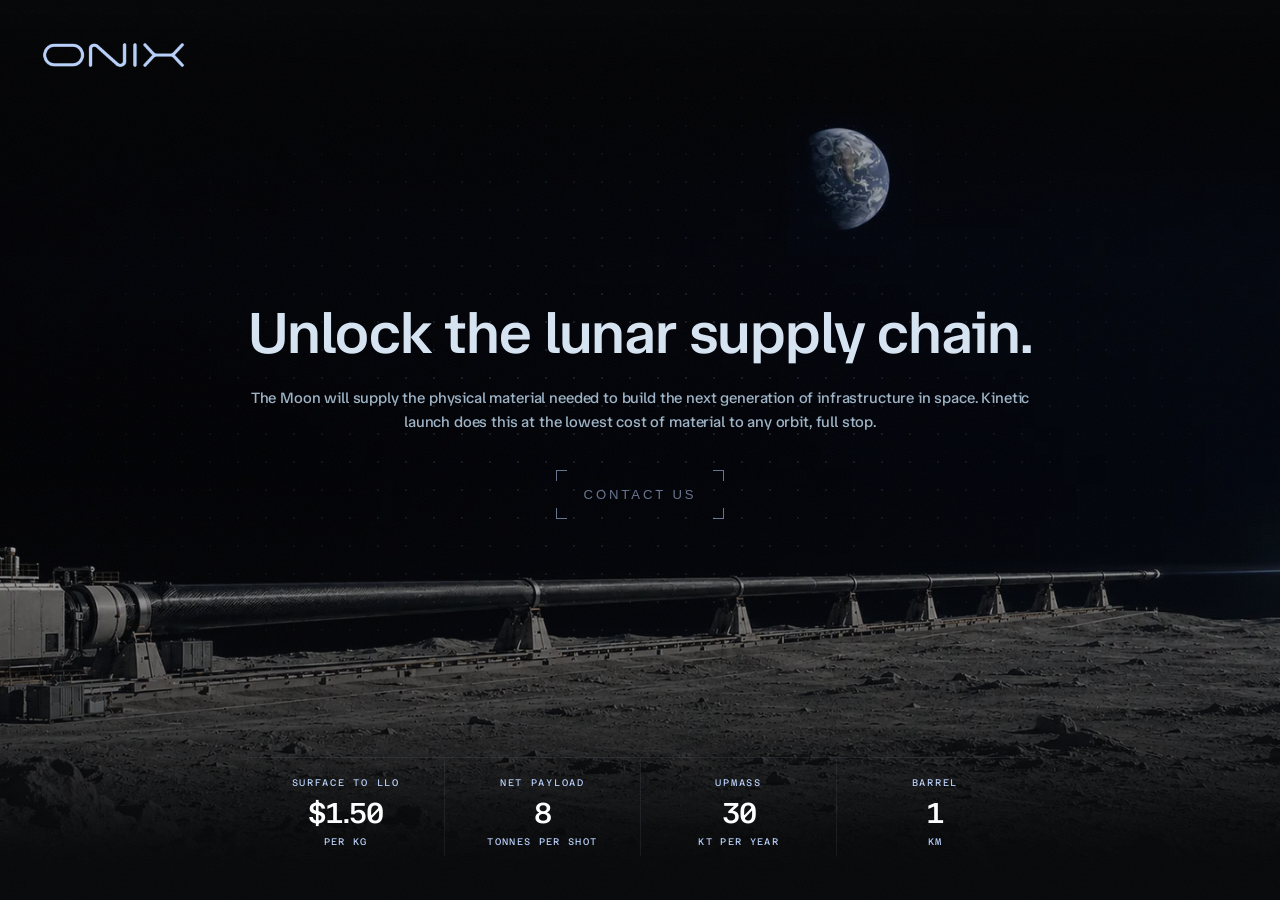
<file: index.html>
<!doctype html>
<html lang="en">
<head>
<meta charset="utf-8" />
<meta name="viewport" content="width=device-width, initial-scale=1" />
<title>Onix Lunar Corp — Unlock the lunar supply chain</title>
<meta name="description" content="The Moon will supply the physical material needed to build the next generation of infrastructure in space. Kinetic launch does this at the lowest cost of material to any orbit." />
<meta name="theme-color" content="#07080a" />
<link rel="icon" href="assets/favicon.svg" type="image/svg+xml" />
<link rel="icon" href="assets/favicon-32.png" type="image/png" sizes="32x32" />
<link rel="apple-touch-icon" href="assets/favicon-180.png" />
<meta property="og:type" content="website" />
<meta property="og:title" content="Onix Lunar Corp — Unlock the lunar supply chain" />
<meta property="og:description" content="The Moon will supply the physical material needed to build the next generation of infrastructure in space." />
<meta property="og:image" content="assets/og.jpg" />
<meta name="twitter:card" content="summary_large_image" />
<link rel="preconnect" href="https://api.fontshare.com" />
<link rel="preconnect" href="https://cdn.fontshare.com" crossorigin />
<link rel="preconnect" href="https://fonts.googleapis.com" />
<link rel="preconnect" href="https://fonts.gstatic.com" crossorigin />
<link rel="preload" as="image" href="assets/hero-1800.webp" imagesrcset="assets/hero-800.webp 800w, assets/hero-1200.webp 1200w, assets/hero-1800.webp 1800w, assets/hero-2560.webp 2560w" />
<link href="https://api.fontshare.com/v2/css?f[]=switzer@300,400&f[]=satoshi@400,500,700&display=swap" rel="stylesheet" />
<link href="https://fonts.googleapis.com/css2?family=Azeret+Mono:wght@400;500&family=TASA+Orbiter:wght@500;600;700&display=swap" rel="stylesheet" />
<link rel="stylesheet" href="styles.css" />
</head>
<body class="landing">

<div class="grain" aria-hidden="true"></div>

<a class="wordmark" href="/" aria-label="Onix Lunar Corp, home">
  <picture>
    <source type="image/webp" srcset="assets/onix-logo-header.webp" />
    <img class="wordmark-img" src="assets/onix-logo-header.png" width="470" height="96" alt="Onix" />
  </picture>
</a>

<main class="stage">
  <picture class="hero-plate">
    <source type="image/webp"
            srcset="assets/hero-800.webp 800w, assets/hero-1200.webp 1200w, assets/hero-1800.webp 1800w, assets/hero-2560.webp 2560w"
            sizes="100vw" />
    <img src="assets/hero-1800.jpg"
         srcset="assets/hero-800.jpg 800w, assets/hero-1200.jpg 1200w, assets/hero-1800.jpg 1800w, assets/hero-2560.jpg 2560w"
         sizes="100vw"
         alt="A gas gun on the lunar surface. The barrel runs along a ridge. Earth is above the horizon."
         fetchpriority="high" decoding="async" />
  </picture>

  <div class="dot-field" aria-hidden="true"></div>

  <div class="stage-copy">
    <div class="stage-copy-inner">
      <h1 class="hero-title">Unlock the lunar supply chain.</h1>
      <p class="hero-lede">
        The Moon will supply the physical material needed to build the next generation of
        infrastructure in space. Kinetic launch does this at the lowest cost of material to
        any orbit, full stop.
      </p>
      <button class="signal" type="button" id="open-contact" aria-label="Contact us">
        <span class="signal-frame" aria-hidden="true">
          <span class="tick ht tl"></span><span class="tick vt tl"></span>
          <span class="tick ht tr"></span><span class="tick vt tr"></span>
          <span class="tick ht bl"></span><span class="tick vt bl"></span>
          <span class="tick ht br"></span><span class="tick vt br"></span>
          <span class="e top"></span><span class="e right"></span>
          <span class="e bottom"></span><span class="e left"></span>
        </span>
        <span class="signal-label">Contact us</span>
      </button>
    </div>
  </div>

  <ul class="metrics" id="stat-strip" aria-label="Scale case"></ul>
</main>

<div class="modal" id="contact-modal" hidden>
  <button class="modal-backdrop" type="button" id="close-contact-backdrop" aria-label="Close"></button>
  <div class="modal-panel" role="dialog" aria-modal="true" aria-labelledby="contact-title">
    <button class="modal-close" type="button" id="close-contact" aria-label="Close">
      <svg viewBox="0 0 16 16" aria-hidden="true"><path d="M3 3l10 10M13 3 3 13" /></svg>
    </button>
    <h2 id="contact-title">Contact</h2>

    <form class="form" id="contact-form" name="contact" method="POST" novalidate>
      <p class="hp"><label>Leave this empty <input name="_gotcha" tabindex="-1" autocomplete="off" /></label></p>

      <div class="field">
        <label for="f-name">Name</label>
        <input id="f-name" name="name" type="text" autocomplete="name" required />
      </div>
      <div class="field">
        <label for="f-email">Email</label>
        <input id="f-email" name="email" type="email" autocomplete="email" required />
      </div>
      <div class="field">
        <label for="f-msg">Message</label>
        <textarea id="f-msg" name="message" rows="3" required placeholder="Your message"></textarea>
      </div>

      <button class="button button-wide" type="submit">
        <span>Send</span>
        <svg viewBox="0 0 16 16" aria-hidden="true"><path d="M2 8h11M9 4l4 4-4 4" /></svg>
      </button>
      <p class="form-note" id="form-note" role="status" aria-live="polite">
        We reply from a company address.
        <a href="privacy.html">Privacy</a>
      </p>
    </form>
  </div>
</div>

<script src="data/site.data.js"></script>
<script src="main.js"></script>
</body>
</html>
</file>
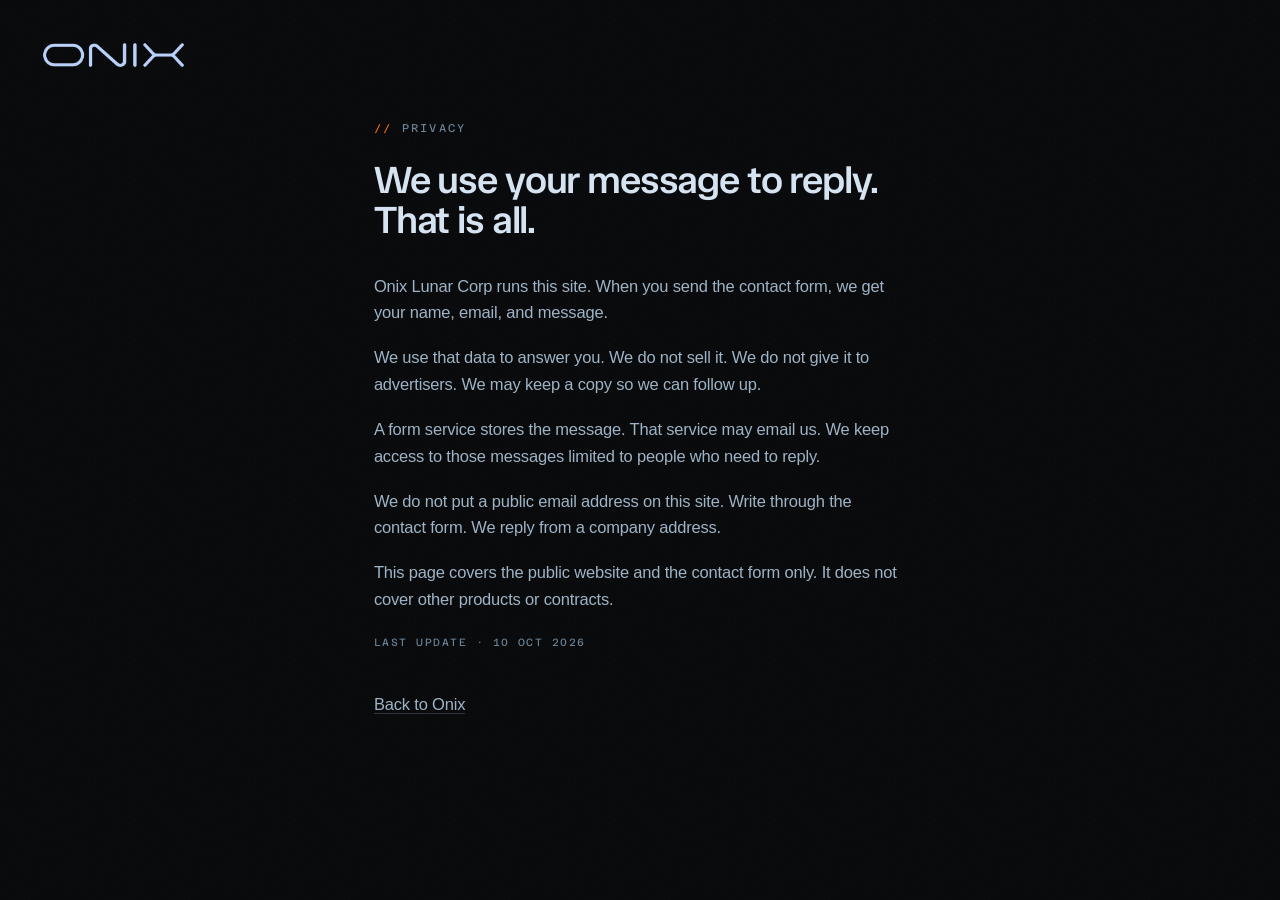
<file: privacy.html>
<!doctype html>
<html lang="en">
<head>
<meta charset="utf-8" />
<meta name="viewport" content="width=device-width, initial-scale=1" />
<title>Privacy — Onix Lunar Corp</title>
<meta name="description" content="How Onix Lunar Corp handles contact-form messages." />
<meta name="theme-color" content="#07080a" />
<link rel="icon" href="assets/favicon.svg" type="image/svg+xml" />
<link rel="icon" href="assets/favicon-32.png" type="image/png" sizes="32x32" />
<link rel="apple-touch-icon" href="assets/favicon-180.png" />
<link rel="preconnect" href="https://api.fontshare.com" />
<link rel="preconnect" href="https://cdn.fontshare.com" crossorigin />
<link rel="preconnect" href="https://fonts.googleapis.com" />
<link rel="preconnect" href="https://fonts.gstatic.com" crossorigin />
<link href="https://api.fontshare.com/v2/css?f[]=switzer@300,400&f[]=satoshi@400,500,700&display=swap" rel="stylesheet" />
<link href="https://fonts.googleapis.com/css2?family=Azeret+Mono:wght@400;500&family=TASA+Orbiter:wght@500;600;700&display=swap" rel="stylesheet" />
<link rel="stylesheet" href="styles.css" />
</head>
<body>

<div class="grain" aria-hidden="true"></div>

<a class="wordmark" href="index.html" aria-label="Onix Lunar Corp, home">
  <picture>
    <source type="image/webp" srcset="assets/onix-logo-header.webp" />
    <img class="wordmark-img" src="assets/onix-logo-header.png" width="470" height="96" alt="Onix" />
  </picture>
</a>

<main id="privacy" class="legal-page">
  <div class="legal-inner">
    <p class="section-index"><span>//</span> Privacy</p>
    <h1 class="section-title">We use your message to reply. That is all.</h1>

    <div class="legal-body">
      <p>
        Onix Lunar Corp runs this site. When you send the contact form, we get your name,
        email, and message.
      </p>
      <p>
        We use that data to answer you. We do not sell it. We do not give it to advertisers.
        We may keep a copy so we can follow up.
      </p>
      <p>
        A form service stores the message. That service may email us. We keep access to those
        messages limited to people who need to reply.
      </p>
      <p>
        We do not put a public email address on this site. Write through the contact form.
        We reply from a company address.
      </p>
      <p>
        This page covers the public website and the contact form only. It does not cover
        other products or contracts.
      </p>
      <p class="legal-updated">Last update · 10 Oct 2026</p>
    </div>

    <p class="legal-back">
      <a class="link-quiet" href="index.html">Back to Onix</a>
    </p>
  </div>
</main>

</body>
</html>
</file>
<file: styles.css>
/* Onix Lunar Corp — single-viewport landing */

:root {
  --bg: #07080a;
  --hair: rgba(188, 212, 255, 0.08);
  --hair-strong: rgba(188, 212, 255, 0.2);
  /* Icy blue stack — matches the lunar render / deck cools */
  --ink: #d7e4f2;
  --ink-dim: #9eb4c6;
  --ink-faint: #6a8499;
  --ice: #bcd4ff;
  --accent: #ff6a00;
  --sans: "Satoshi", "Avenir Next", "Segoe UI", sans-serif;
  --display: "TASA Orbiter", "Satoshi", sans-serif;
  --signal: "Switzer", "Satoshi", sans-serif;
  --mono: "Azeret Mono", ui-monospace, "Cascadia Mono", monospace;
  --gutter: clamp(18px, 3.5vw, 40px);
  --ease: cubic-bezier(0.16, 1, 0.3, 1);
}

*,
*::before,
*::after { box-sizing: border-box; }

html, body {
  height: 100%;
  margin: 0;
}

html {
  -webkit-text-size-adjust: 100%;
}

body.landing {
  overflow: hidden;
  background: var(--bg);
  color: var(--ink);
  font-family: var(--sans);
  font-size: 16.5px;
  font-weight: 400;
  line-height: 1.55;
  letter-spacing: -0.011em;
  font-feature-settings: "ss01" on, "ss03" on;
  -webkit-font-smoothing: antialiased;
  -moz-osx-font-smoothing: grayscale;
  text-rendering: optimizeLegibility;
}

img, svg { display: block; max-width: 100%; }
::selection { background: rgba(188, 212, 255, 0.22); color: #07080a; }
:focus-visible { outline: 1px solid var(--accent); outline-offset: 3px; }

.grain {
  position: fixed;
  inset: 0;
  z-index: 40;
  pointer-events: none;
  opacity: 0.038;
  background-image: url("data:image/svg+xml,%3Csvg xmlns='http://www.w3.org/2000/svg' width='160' height='160'%3E%3Cfilter id='n'%3E%3CfeTurbulence type='fractalNoise' baseFrequency='0.85' numOctaves='3' stitchTiles='stitch'/%3E%3C/filter%3E%3Crect width='160' height='160' filter='url(%23n)'/%3E%3C/svg%3E");
}

/* ── Logo — custom ONIX wordmark, far left ───────────────── */

.wordmark {
  position: fixed;
  top: var(--gutter);
  left: var(--gutter);
  z-index: 30;
  display: inline-flex;
  align-items: center;
  text-decoration: none;
  color: var(--ink);
}

.wordmark-img {
  display: block;
  height: clamp(22px, 2.6vw, 30px);
  width: auto;
  max-width: min(42vw, 220px);
}

/* ── Stage ───────────────────────────────────────────────── */

.stage {
  position: relative;
  display: flex;
  flex-direction: column;
  height: 100svh;
  height: 100dvh;
  isolation: isolate;
}

.hero-plate {
  position: absolute;
  inset: 0;
  z-index: -1;
}

.hero-plate img {
  width: 100%;
  height: 100%;
  object-fit: cover;
  object-position: 50% 42%;
}

.hero-plate::after {
  content: "";
  position: absolute;
  inset: 0;
  background:
    linear-gradient(to top, var(--bg) 0%, rgba(7, 8, 10, 0.72) 14%, rgba(7, 8, 10, 0.18) 48%, rgba(7, 8, 10, 0.38) 100%);
}

.dot-field {
  position: absolute;
  inset: 0;
  z-index: 0;
  pointer-events: none;
  opacity: 0.22;
  background-image: radial-gradient(circle, rgba(188, 212, 255, 0.55) 0.7px, transparent 0.8px);
  background-size: 28px 28px;
  background-position: 0 0;
  mask-image: radial-gradient(ellipse 70% 60% at 50% 45%, black 20%, transparent 75%);
  -webkit-mask-image: radial-gradient(ellipse 70% 60% at 50% 45%, black 20%, transparent 75%);
  animation: dot-breathe 9s ease-in-out infinite;
}

@keyframes dot-breathe {
  0%, 100% { opacity: 0.12; }
  50% { opacity: 0.28; }
}

.stage-copy {
  position: relative;
  z-index: 1;
  flex: 1;
  display: flex;
  flex-direction: column;
  align-items: center;
  justify-content: center;
  text-align: center;
  padding: calc(var(--gutter) + 48px) var(--gutter) 24px;
  animation: rise 0.9s var(--ease) both;
}

.stage-copy-inner {
  display: flex;
  flex-direction: column;
  align-items: center;
  width: fit-content;
  max-width: 100%;
}

.hero-title {
  margin: 0;
  font-family: var(--display);
  font-size: clamp(1.7rem, 4.6vw, 3.75rem);
  font-weight: 600;
  line-height: 1.08;
  letter-spacing: -0.02em;
  white-space: nowrap;
  color: var(--ink);
}

.hero-lede {
  /* width:0 / min-width:100% — wrap to title width; do not widen the block */
  margin: 22px 0 0;
  width: 0;
  min-width: 100%;
  font-family: var(--display);
  font-size: clamp(0.95rem, 1.15vw, 1.05rem);
  font-weight: 500;
  line-height: 1.55;
  color: var(--ink-dim);
  letter-spacing: -0.01em;
  animation: rise 0.9s var(--ease) 0.08s both;
}

.stage-copy .signal {
  margin-top: 36px;
  animation: rise 0.9s var(--ease) 0.16s both;
}

/* ── Metrics — single bottom row ─────────────────────────── */

.metrics {
  position: relative;
  z-index: 1;
  display: grid;
  grid-template-columns: repeat(4, minmax(0, 1fr));
  gap: 0;
  width: var(--band, min(720px, calc(100% - var(--gutter) * 2)));
  margin: 0 auto;
  padding: 0 0 calc(var(--gutter) + 4px);
  list-style: none;
  border-top: 1px solid var(--hair);
  animation: rise 0.9s var(--ease) 0.22s both;
}

.metrics li {
  min-width: 0;
  padding: 18px 14px 6px;
  border: 0;
  text-align: center;
}

.metrics li + li {
  border-left: 1px solid var(--hair);
}

.stat-label {
  display: block;
  font-family: var(--mono);
  font-size: 0.6rem;
  text-transform: uppercase;
  letter-spacing: 0.18em;
  color: var(--ice);
}

.stat-value {
  display: block;
  margin-top: 8px;
  font-family: var(--display);
  font-size: clamp(1.4rem, 2.3vw, 1.95rem);
  font-weight: 600;
  letter-spacing: -0.03em;
  line-height: 1;
  font-variant-numeric: tabular-nums;
  color: #ffffff;
}

.stat-unit {
  display: block;
  margin-top: 7px;
  font-family: var(--mono);
  font-size: 0.6rem;
  text-transform: uppercase;
  letter-spacing: 0.14em;
  color: var(--ice);
}

@keyframes rise {
  from { opacity: 0; transform: translateY(14px); }
  to { opacity: 1; transform: none; }
}

/* ── Signal CTA — crop marks, type only ──────────────────── */

.signal {
  --signal-line: 1px;
  --signal-corner: 11px;
  --signal-overlap: 1px;
  --signal-mid: calc(100% - 2 * (var(--signal-corner) - var(--signal-overlap)));
  --signal-ink: rgba(188, 212, 255, 0.55);
  --signal-stroke: #bcd4ff;
  position: relative;
  display: inline-flex;
  align-items: center;
  justify-content: center;
  margin: 0;
  padding: 18px 28px;
  border: 0;
  background: transparent;
  color: var(--ink);
  cursor: pointer;
}

.signal-frame {
  position: absolute;
  inset: 0;
  pointer-events: none;
  opacity: 0.55;
}

/*
  Corner ticks and mid-edges share the SAME top/left formulas.
  Bottom horizontal tick and .e.bottom both use top: calc(100% - 1px).
*/
.signal-frame .tick {
  position: absolute;
  background: var(--signal-stroke);
}

.signal-frame .tick.ht {
  width: var(--signal-corner);
  height: var(--signal-line);
}

.signal-frame .tick.vt {
  width: var(--signal-line);
  height: var(--signal-corner);
}

.signal-frame .tick.ht.tl { top: 0; left: 0; }
.signal-frame .tick.vt.tl { top: 0; left: 0; }

.signal-frame .tick.ht.tr {
  top: 0;
  left: calc(100% - var(--signal-corner));
}
.signal-frame .tick.vt.tr {
  top: 0;
  left: calc(100% - var(--signal-line));
}

.signal-frame .tick.ht.bl {
  top: calc(100% - var(--signal-line));
  left: 0;
}
.signal-frame .tick.vt.bl {
  top: calc(100% - var(--signal-corner));
  left: 0;
}

.signal-frame .tick.ht.br {
  top: calc(100% - var(--signal-line));
  left: calc(100% - var(--signal-corner));
}
.signal-frame .tick.vt.br {
  top: calc(100% - var(--signal-corner));
  left: calc(100% - var(--signal-line));
}

/* Mid-edges: grow clockwise; overlap ticks by 1px. No scale on bottom/top Y. */
.signal-frame .e {
  position: absolute;
  background: var(--signal-stroke);
  transition: width 0.45s var(--ease), height 0.45s var(--ease);
}

.signal-frame .e.top {
  top: 0; /* same as .tick.ht.tl / .tr */
  left: calc(var(--signal-corner) - var(--signal-overlap));
  height: var(--signal-line);
  width: 0;
}

.signal-frame .e.right {
  top: calc(var(--signal-corner) - var(--signal-overlap));
  left: calc(100% - var(--signal-line)); /* same as .tick.vt.tr */
  width: var(--signal-line);
  height: 0;
}

.signal-frame .e.bottom {
  top: calc(100% - var(--signal-line)); /* same as .tick.ht.bl / .br */
  right: calc(var(--signal-corner) - var(--signal-overlap));
  left: auto;
  height: var(--signal-line);
  width: 0;
}

.signal-frame .e.left {
  left: 0; /* same as .tick.vt.tl / .bl */
  bottom: calc(var(--signal-corner) - var(--signal-overlap));
  top: auto;
  width: var(--signal-line);
  height: 0;
}

.signal-label {
  position: relative;
  font-family: var(--signal);
  font-size: 0.82rem;
  font-weight: 300;
  letter-spacing: 0.22em;
  text-transform: uppercase;
  line-height: 1;
  color: var(--signal-ink);
  transition: color 0.3s var(--ease);
}

.signal:hover .signal-frame .e.top,
.signal:focus-visible .signal-frame .e.top,
.signal:hover .signal-frame .e.bottom,
.signal:focus-visible .signal-frame .e.bottom {
  width: var(--signal-mid);
}

.signal:hover .signal-frame .e.right,
.signal:focus-visible .signal-frame .e.right,
.signal:hover .signal-frame .e.left,
.signal:focus-visible .signal-frame .e.left {
  height: var(--signal-mid);
}

.signal:hover .signal-label,
.signal:focus-visible .signal-label {
  color: var(--ice);
}

.signal:focus-visible {
  outline: 1px solid var(--ice);
  outline-offset: 6px;
}

/* Form submit — quiet ice outline, shared system */
.button {
  display: inline-flex;
  align-items: center;
  gap: 11px;
  padding: 12px 20px;
  border: 1px solid rgba(188, 212, 255, 0.28);
  border-radius: 2px;
  background: rgba(188, 212, 255, 0.04);
  color: var(--ink);
  font-family: var(--sans);
  font-size: 0.9rem;
  font-weight: 500;
  letter-spacing: 0.02em;
  text-decoration: none;
  cursor: pointer;
  box-shadow: none;
  transition: color 0.3s var(--ease), border-color 0.3s var(--ease), background 0.3s var(--ease);
}

.button svg {
  width: 14px;
  height: 14px;
  fill: none;
  stroke: currentColor;
  stroke-width: 1.5;
  stroke-linecap: round;
  stroke-linejoin: round;
  transition: transform 0.35s var(--ease);
}

.button:hover {
  color: var(--ice);
  border-color: rgba(188, 212, 255, 0.55);
  background: rgba(188, 212, 255, 0.08);
  filter: none;
}

.button:hover svg { transform: translateX(3px); }
.button[disabled] { opacity: 0.55; cursor: default; }
.button-wide { width: 100%; justify-content: center; margin-top: 8px; }

/* ── Modal ───────────────────────────────────────────────── */

.modal[hidden] { display: none; }

.modal {
  position: fixed;
  inset: 0;
  z-index: 50;
  display: grid;
  place-items: center;
  padding: var(--gutter);
}

.modal-backdrop {
  position: absolute;
  inset: 0;
  border: 0;
  background: rgba(4, 5, 7, 0.72);
  backdrop-filter: blur(8px);
  cursor: pointer;
}

.modal-panel {
  position: relative;
  z-index: 1;
  width: min(420px, 100%);
  padding: 32px 28px 26px;
  background: #0c0e12;
  border: 1px solid var(--hair-strong);
  border-radius: 3px;
  box-shadow: 0 30px 80px rgba(0, 0, 0, 0.55);
  animation: modal-in 0.45s var(--ease);
}

@keyframes modal-in {
  from { opacity: 0; transform: translateY(10px) scale(0.98); }
  to { opacity: 1; transform: none; }
}

.modal-close {
  position: absolute;
  top: 14px;
  right: 14px;
  width: 32px;
  height: 32px;
  display: grid;
  place-items: center;
  border: 0;
  background: transparent;
  color: var(--ink-dim);
  cursor: pointer;
}

.modal-close svg {
  width: 14px;
  height: 14px;
  fill: none;
  stroke: currentColor;
  stroke-width: 1.6;
  stroke-linecap: round;
}

.modal-close:hover { color: var(--ink); }

.modal-panel h2 {
  margin: 0 28px 22px 0;
  font-size: 1.35rem;
  font-weight: 700;
  letter-spacing: -0.03em;
}

.hp { position: absolute; left: -9999px; }

.field { margin-bottom: 22px; }

.field label {
  display: block;
  margin-bottom: 8px;
  font-family: var(--mono);
  font-size: 0.64rem;
  text-transform: uppercase;
  letter-spacing: 0.18em;
  color: var(--ink-faint);
  transition: color 0.3s var(--ease);
}

.field:focus-within label { color: var(--accent); }

.field input,
.field textarea {
  width: 100%;
  padding: 8px 2px;
  border: 0;
  border-bottom: 1px solid var(--hair-strong);
  background: transparent;
  color: var(--ink);
  font-family: var(--sans);
  font-size: 1rem;
  line-height: 1.5;
  caret-color: var(--accent);
  border-radius: 0;
  transition: border-color 0.3s var(--ease);
}

.field textarea { resize: vertical; min-height: 72px; }

.field input:focus,
.field textarea:focus {
  outline: none;
  border-bottom-color: var(--accent);
}

.field input::placeholder,
.field textarea::placeholder { color: var(--ink-faint); }

.field input[aria-invalid="true"],
.field textarea[aria-invalid="true"] { border-bottom-color: #e0553c; }

.form-note {
  margin: 16px 0 0;
  font-family: var(--mono);
  font-size: 0.64rem;
  text-transform: uppercase;
  letter-spacing: 0.12em;
  color: var(--ink-faint);
}

.form-note a {
  color: var(--ink-dim);
  text-decoration: none;
  border-bottom: 1px solid var(--hair-strong);
}

.form-note a:hover { color: var(--ink); border-bottom-color: var(--accent); }
.form-note.is-error { color: #e0553c; }
.form-note.is-done { color: var(--accent); }

body.modal-open { overflow: hidden; }

/* ── Narrow ──────────────────────────────────────────────── */

@media (max-width: 820px) {
  .hero-title {
    white-space: normal;
    text-wrap: balance;
    font-size: clamp(1.55rem, 7vw, 2.2rem);
    max-width: 14ch;
  }

  .stage-copy-inner {
    width: min(100%, 22rem);
  }

  .metrics {
    grid-template-columns: repeat(2, minmax(0, 1fr));
  }

  .metrics li:nth-child(3) {
    border-left: 0;
  }

  .metrics li:nth-child(n + 3) {
    border-top: 1px solid var(--hair);
  }
}

/* Portrait phones: wide hero is cropped hard — keep Earth + barrel in frame. */
@media (orientation: portrait) and (max-width: 820px) {
  .hero-plate img {
    object-position: 42% 36%;
  }

  .hero-plate::after {
    background:
      linear-gradient(to top, var(--bg) 0%, rgba(7, 8, 10, 0.78) 16%, rgba(7, 8, 10, 0.28) 48%, rgba(7, 8, 10, 0.42) 100%);
  }

  .stage-copy {
    padding-top: calc(var(--gutter) + 64px);
    padding-bottom: 12px;
  }
}

/* Phone landscape: short viewport — tighten stack so copy + metrics fit. */
@media (orientation: landscape) and (max-height: 480px) {
  .hero-plate img {
    object-position: 50% 40%;
  }

  .stage-copy {
    padding-top: calc(var(--gutter) + 36px);
    padding-bottom: 8px;
  }

  .hero-lede {
    margin-top: 12px;
    display: -webkit-box;
    -webkit-line-clamp: 3;
    -webkit-box-orient: vertical;
    overflow: hidden;
  }

  .stage-copy .signal {
    margin-top: 18px;
  }

  .metrics {
    grid-template-columns: repeat(4, minmax(0, 1fr));
    padding-bottom: 8px;
  }

  .metrics li:nth-child(n + 3) {
    border-top: 0;
  }

  .metrics li:nth-child(3) {
    border-left: 1px solid var(--hair);
  }

  .stat-value {
    font-size: 1.15rem;
  }
}

@media (max-width: 480px) {
  .stage-copy { padding-top: calc(var(--gutter) + 48px); }
  .hero-lede { font-size: 0.95rem; }
  .stat-value { font-size: 1.4rem; }
}

@media (prefers-reduced-motion: reduce) {
  .modal-panel,
  .stage-copy,
  .hero-lede,
  .stage-copy .signal,
  .metrics { animation: none; }
  .dot-field {
    animation: none;
    opacity: 0.18;
  }
  .button, .button svg,
  .signal-frame .e, .signal-label { transition: none; }
}

/* ── Privacy page ────────────────────────────────────────── */

body:not(.landing) {
  overflow: auto;
  background: var(--bg);
  color: var(--ink);
  font-family: var(--sans);
  font-size: 16.5px;
  line-height: 1.62;
  letter-spacing: -0.011em;
  -webkit-font-smoothing: antialiased;
}

body:not(.landing) .wordmark {
  position: fixed;
  top: var(--gutter);
  left: var(--gutter);
}

.legal-page {
  padding: 120px var(--gutter) 80px;
  min-height: 100svh;
}

.legal-inner { max-width: 58ch; margin: 0 auto; }

.section-index {
  margin: 0 0 22px;
  font-family: var(--mono);
  font-size: 0.7rem;
  text-transform: uppercase;
  letter-spacing: 0.2em;
  color: var(--ink-faint);
}

.section-index span { color: var(--accent); }

.section-title {
  margin: 0;
  font-family: var(--display);
  font-size: clamp(1.7rem, 3.2vw, 2.4rem);
  font-weight: 600;
  letter-spacing: -0.03em;
  line-height: 1.05;
}

.legal-body { margin-top: 32px; }

.legal-body p {
  margin: 0 0 1.1em;
  color: var(--ink-dim);
}

.legal-updated {
  margin-top: 2em !important;
  font-family: var(--mono);
  font-size: 0.66rem !important;
  text-transform: uppercase;
  letter-spacing: 0.14em;
  color: var(--ink-faint) !important;
}

.legal-back { margin-top: 40px; }

.link-quiet {
  color: var(--ink-dim);
  text-decoration: none;
  border-bottom: 1px solid var(--hair-strong);
}

.link-quiet:hover { color: var(--ink); border-bottom-color: var(--accent); }

.site-footer {
  padding: 28px var(--gutter) 40px;
  border-top: 1px solid var(--hair);
}

.footer-inner {
  display: flex;
  align-items: center;
  justify-content: space-between;
  gap: 16px;
  max-width: 1100px;
  margin: 0 auto;
}

.wordmark-small .wordmark-img { height: 18px; }

body:not(.landing) .wordmark-small {
  position: static;
}

.footer-note {
  margin: 0;
  font-family: var(--mono);
  font-size: 0.64rem;
  text-transform: uppercase;
  letter-spacing: 0.12em;
  color: var(--ink-faint);
}

.footer-note a {
  color: var(--ink-dim);
  text-decoration: none;
}

.footer-note a:hover { color: var(--ink); }

.site-header { display: none; }
</file>
